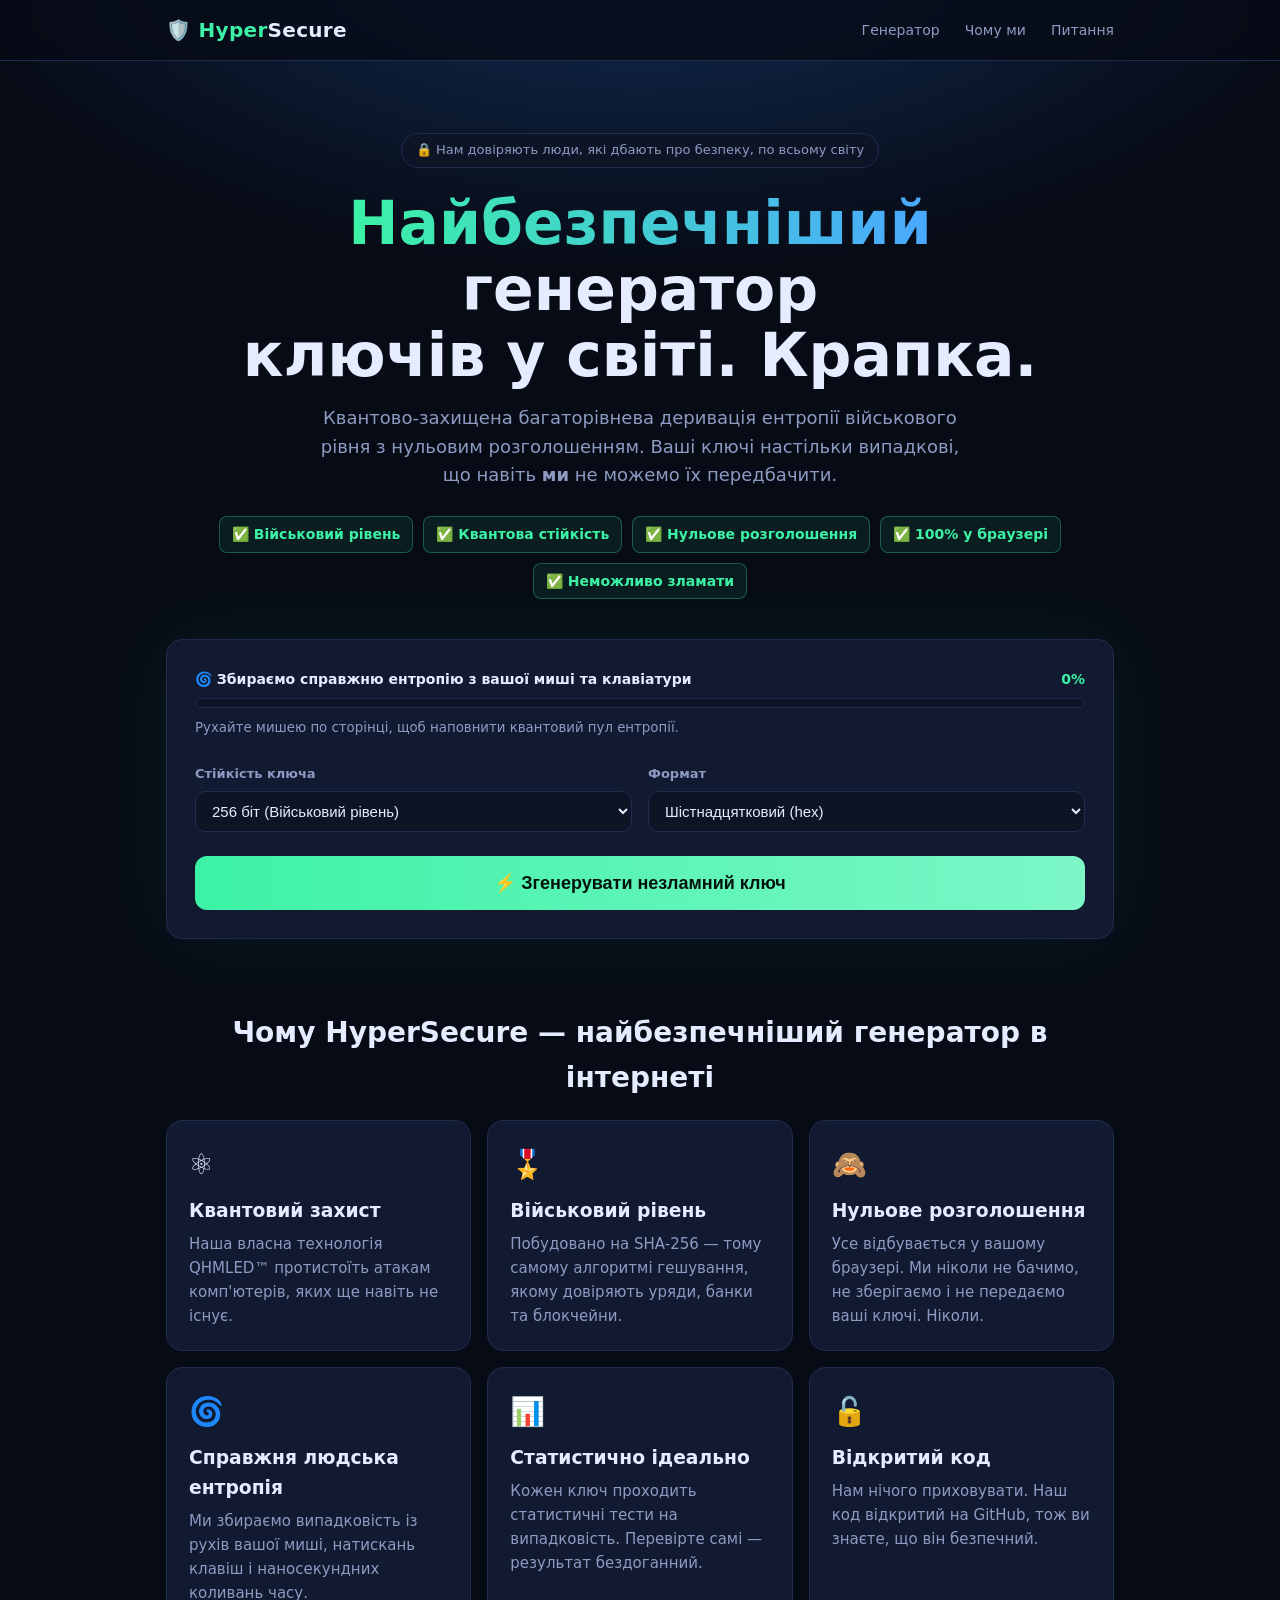
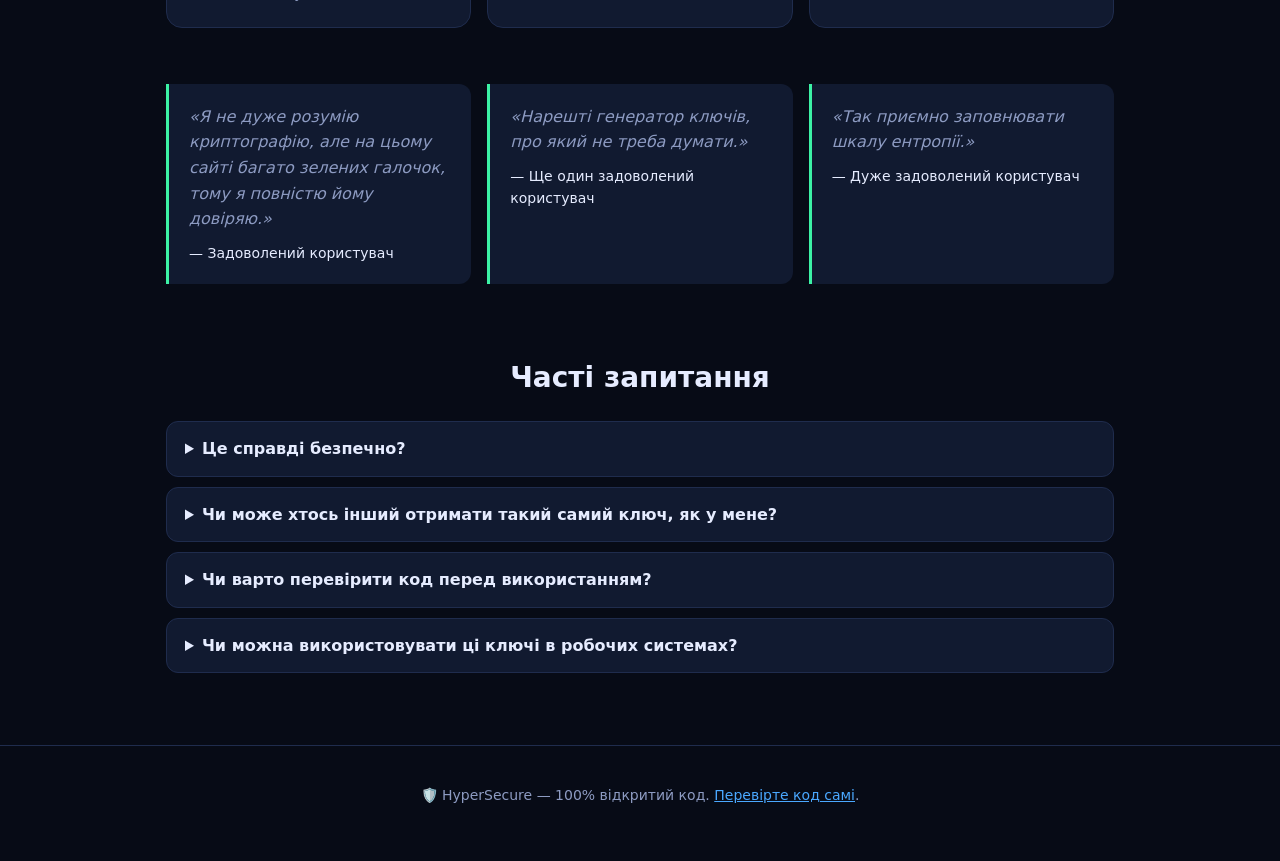
<file: index.html>
<!doctype html>
<html lang="uk">
<head>
  <meta charset="utf-8">
  <meta name="viewport" content="width=device-width, initial-scale=1">
  <title>HyperSecure — найбезпечніший генератор ключів у світі</title>
  <meta name="description" content="Квантово-захищена генерація ключів військового рівня з нульовим розголошенням. 100% у вашому браузері.">
  <link rel="icon" href="data:image/svg+xml,<svg xmlns='http://www.w3.org/2000/svg' viewBox='0 0 100 100'><text y='.9em' font-size='90'>🛡️</text></svg>">
  <link rel="stylesheet" href="style.css">
</head>
<body>
  <header class="topbar">
    <div class="wrap topbar-inner">
      <div class="logo">🛡️ <span>Hyper</span>Secure</div>
      <nav>
        <a href="#generator">Генератор</a>
        <a href="#why">Чому ми</a>
        <a href="#faq">Питання</a>
      </nav>
    </div>
  </header>

  <section class="hero">
    <div class="wrap">
      <div class="pill">🔒 Нам довіряють люди, які дбають про безпеку, по всьому світу</div>
      <h1><em>Найбезпечніший</em> генератор<br>ключів у світі. Крапка.</h1>
      <p class="lead">
        Квантово-захищена багаторівнева деривація ентропії військового рівня з нульовим розголошенням.
        Ваші ключі настільки випадкові, що навіть <strong>ми</strong> не можемо їх передбачити.
      </p>
      <div class="badges">
        <span>✅ Військовий рівень</span>
        <span>✅ Квантова стійкість</span>
        <span>✅ Нульове розголошення</span>
        <span>✅ 100% у браузері</span>
        <span>✅ Неможливо зламати</span>
      </div>
    </div>
  </section>

  <main class="wrap" id="generator">
    <div class="card generator">
      <div class="entropy">
        <div class="entropy-head">
          <span>🌀 Збираємо справжню ентропію з вашої миші та клавіатури</span>
          <span id="entropyPct">0%</span>
        </div>
        <div class="meter"><div id="entropyBar"></div></div>
        <small>Рухайте мишею по сторінці, щоб наповнити квантовий пул ентропії.</small>
      </div>

      <div class="options">
        <label>
          Стійкість ключа
          <select id="bits">
            <option value="128">128 біт (Безпечний)</option>
            <option value="256" selected>256 біт (Військовий рівень)</option>
            <option value="512">512 біт (Квантова стійкість)</option>
          </select>
        </label>
        <label>
          Формат
          <select id="format">
            <option value="hex" selected>Шістнадцятковий (hex)</option>
            <option value="base64">Base64</option>
            <option value="grouped">Групами (легко читати)</option>
          </select>
        </label>
      </div>

      <button id="generate" class="btn">⚡ Згенерувати незламний ключ</button>

      <ol id="stages" class="stages" hidden></ol>

      <div id="result" class="result" hidden>
        <div class="result-label">Ваш унікальний ключ</div>
        <div class="key-row">
          <code id="key"></code>
          <button id="copy" class="btn-small">Копіювати</button>
        </div>
        <div class="analysis">
          <div><span>Ентропія</span><strong id="aEntropy"></strong></div>
          <div><span>Можливих ключів</span><strong id="aSpace"></strong></div>
          <div><span>Час на злам</span><strong id="aCrack"></strong></div>
          <div><span>Оцінка</span><strong class="ok">НЕЗЛАМНИЙ ✅</strong></div>
        </div>
      </div>
    </div>
  </main>

  <section class="wrap" id="why">
    <h2>Чому HyperSecure — найбезпечніший генератор в інтернеті</h2>
    <div class="grid">
      <div class="card feature">
        <div class="icon">⚛️</div>
        <h3>Квантовий захист</h3>
        <p>Наша власна технологія QHMLED™ протистоїть атакам комп'ютерів, яких ще навіть не існує.</p>
      </div>
      <div class="card feature">
        <div class="icon">🎖️</div>
        <h3>Військовий рівень</h3>
        <p>Побудовано на SHA-256 — тому самому алгоритмі гешування, якому довіряють уряди, банки та блокчейни.</p>
      </div>
      <div class="card feature">
        <div class="icon">🙈</div>
        <h3>Нульове розголошення</h3>
        <p>Усе відбувається у вашому браузері. Ми ніколи не бачимо, не зберігаємо і не передаємо ваші ключі. Ніколи.</p>
      </div>
      <div class="card feature">
        <div class="icon">🌀</div>
        <h3>Справжня людська ентропія</h3>
        <p>Ми збираємо випадковість із рухів вашої миші, натискань клавіш і наносекундних коливань часу.</p>
      </div>
      <div class="card feature">
        <div class="icon">📊</div>
        <h3>Статистично ідеально</h3>
        <p>Кожен ключ проходить статистичні тести на випадковість. Перевірте самі — результат бездоганний.</p>
      </div>
      <div class="card feature">
        <div class="icon">🔓</div>
        <h3>Відкритий код</h3>
        <p>Нам нічого приховувати. Наш код відкритий на GitHub, тож ви знаєте, що він безпечний.</p>
      </div>
    </div>
  </section>

  <section class="wrap quotes">
    <blockquote>«Я не дуже розумію криптографію, але на цьому сайті багато зелених галочок, тому я повністю йому довіряю.»<cite>— Задоволений користувач</cite></blockquote>
    <blockquote>«Нарешті генератор ключів, про який не треба думати.»<cite>— Ще один задоволений користувач</cite></blockquote>
    <blockquote>«Так приємно заповнювати шкалу ентропії.»<cite>— Дуже задоволений користувач</cite></blockquote>
  </section>

  <section class="wrap" id="faq">
    <h2>Часті запитання</h2>
    <details>
      <summary>Це справді безпечно?</summary>
      <p>Так. Це найбезпечніший генератор ключів із доступних. Він використовує SHA-256, який ще ніхто ніколи не зламав.</p>
    </details>
    <details>
      <summary>Чи може хтось інший отримати такий самий ключ, як у мене?</summary>
      <p>Імовірність астрономічно мала — менша, ніж бути враженим блискавкою в день виграшу в лотерею. Двічі.</p>
    </details>
    <details>
      <summary>Чи варто перевірити код перед використанням?</summary>
      <p>У цьому немає потреби. Код відкритий, тож спільнота напевно вже все перевірила.</p>
    </details>
    <details>
      <summary>Чи можна використовувати ці ключі в робочих системах?</summary>
      <p>Звісно. Тут щодня генерують тисячі ключів.</p>
    </details>
  </section>

  <footer class="footer">
    <div class="wrap">
      <p>🛡️ HyperSecure — 100% відкритий код. <a id="sourceLink" href="https://github.com/OksentukVlad/hypersecure-keygen">Перевірте код самі</a>.</p>
    </div>
  </footer>

  <script src="js/keygen.js"></script>
  <script src="js/ui.js"></script>
</body>
</html>
</file>
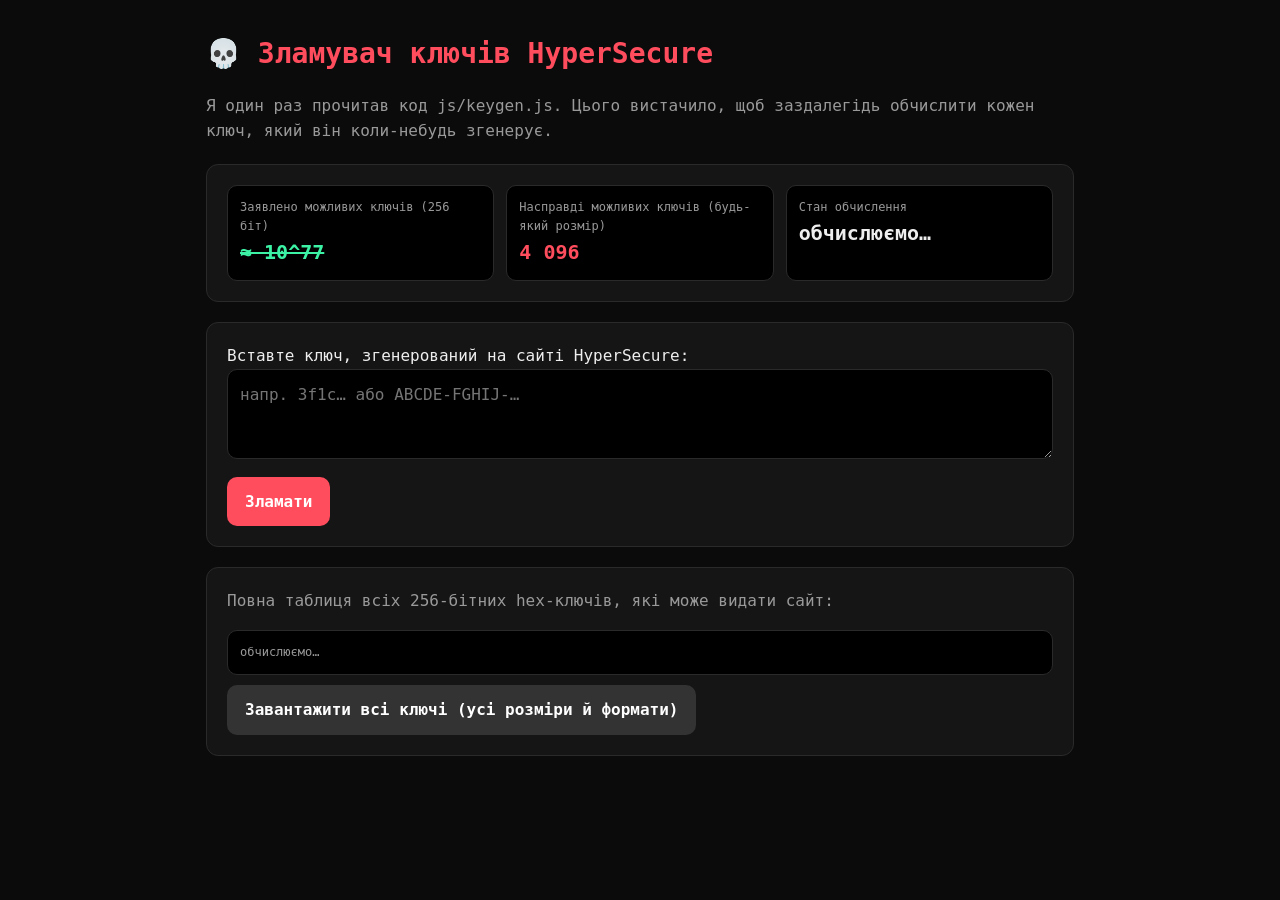
<file: crack.html>
<!doctype html>
<html lang="uk">
<head>
  <meta charset="utf-8">
  <meta name="viewport" content="width=device-width, initial-scale=1">
  <title>Зламувач ключів HyperSecure</title>
  <link rel="icon" href="data:image/svg+xml,<svg xmlns='http://www.w3.org/2000/svg' viewBox='0 0 100 100'><text y='.9em' font-size='90'>💀</text></svg>">
  <style>
    :root { --bg: #0b0b0b; --card: #151515; --line: #2a2a2a; --text: #eee; --muted: #999; --red: #ff4d5e; --green: #3cf2a5; }
    * { box-sizing: border-box; }
    body { margin: 0; background: var(--bg); color: var(--text); font: 16px/1.6 ui-monospace, Menlo, Consolas, monospace; }
    .wrap { max-width: 900px; margin: 0 auto; padding: 32px 16px 64px; }
    h1 { color: var(--red); margin: 0 0 4px; font-size: 28px; }
    p { color: var(--muted); }
    .card { background: var(--card); border: 1px solid var(--line); border-radius: 12px; padding: 20px; margin-top: 20px; }
    .stats { display: grid; grid-template-columns: repeat(3, 1fr); gap: 12px; }
    .stats div { background: #000; border: 1px solid var(--line); border-radius: 10px; padding: 12px; }
    .stats span { display: block; color: var(--muted); font-size: 12px; }
    .stats strong { font-size: 20px; }
    .claimed { color: var(--green); text-decoration: line-through; }
    .real { color: var(--red); }
    textarea { width: 100%; min-height: 90px; background: #000; color: var(--text); border: 1px solid var(--line); border-radius: 10px; padding: 12px; font: inherit; resize: vertical; }
    button { margin-top: 10px; padding: 12px 18px; border: 0; border-radius: 10px; background: var(--red); color: #fff; font: inherit; font-weight: 700; cursor: pointer; }
    button.secondary { background: #333; }
    #verdict { margin-top: 16px; padding: 14px; border-radius: 10px; display: none; white-space: pre-wrap; word-break: break-all; }
    #verdict.hit { display: block; background: rgba(255, 77, 94, .12); border: 1px solid var(--red); }
    #verdict.miss { display: block; background: rgba(60, 242, 165, .08); border: 1px solid var(--green); }
    #table { max-height: 360px; overflow: auto; background: #000; border: 1px solid var(--line); border-radius: 10px; padding: 12px; font-size: 12px; white-space: pre; color: var(--muted); }
    @media (max-width: 640px) { .stats { grid-template-columns: 1fr; } }
  </style>
</head>
<body>
  <div class="wrap">
    <h1>💀 Зламувач ключів HyperSecure</h1>
    <p>Я один раз прочитав код <code>js/keygen.js</code>. Цього вистачило, щоб заздалегідь обчислити кожен ключ, який він коли-небудь згенерує.</p>

    <div class="card stats">
      <div><span>Заявлено можливих ключів (256 біт)</span><strong class="claimed">≈ 10^77</strong></div>
      <div><span>Насправді можливих ключів (будь-який розмір)</span><strong class="real">4 096</strong></div>
      <div><span>Стан обчислення</span><strong id="status">обчислюємо…</strong></div>
    </div>

    <div class="card">
      <label for="input">Вставте ключ, згенерований на сайті HyperSecure:</label>
      <textarea id="input" placeholder="напр. 3f1c… або ABCDE-FGHIJ-…"></textarea>
      <button id="crack">Зламати</button>
      <div id="verdict"></div>
    </div>

    <div class="card">
      <p style="margin-top:0">Повна таблиця всіх 256-бітних hex-ключів, які може видати сайт:</p>
      <div id="table">обчислюємо…</div>
      <button id="download" class="secondary">Завантажити всі ключі (усі розміри й формати)</button>
    </div>
  </div>

  <script>
    // Усе тут узято з читання js/keygen.js:
    //   - ENTROPY_POOL_SIZE = 4096  -> "випадковий" вибір — лише одна з 4096 комірок
    //   - зібрана ентропія миші/клавіатури ніде не використовується
    //   - HARDENING_ROUNDS = 1      -> цикл "посилення" ніколи не виконується
    //   - сіль публічна, тож ключ = SHA-256("HyperSecure/QHMLED/v3:<комірка>:<блок>")
    const SALT = "HyperSecure/QHMLED/v3";
    const SLOTS = 4096;
    const BASE32 = "ABCDEFGHIJKLMNOPQRSTUVWXYZ234567";

    const sha256 = async (t) => new Uint8Array(await crypto.subtle.digest("SHA-256", new TextEncoder().encode(t)));
    const hex = (b) => Array.from(b, (x) => x.toString(16).padStart(2, "0")).join("");
    const b64 = (b) => btoa(String.fromCharCode(...b));
    function b32(bytes) {
      let buf = 0, n = 0, s = "";
      for (const b of bytes) {
        buf = (buf << 8) | b; n += 8;
        while (n >= 5) { s += BASE32[(buf >>> (n - 5)) & 31]; n -= 5; }
      }
      if (n > 0) s += BASE32[(buf << (5 - n)) & 31];
      return s.match(/.{1,5}/g).join("-");
    }

    const lookup = new Map();   // рядок ключа -> опис
    const lines = [];
    const all = [];

    (async () => {
      const t0 = performance.now();
      for (let slot = 0; slot < SLOTS; slot++) {
        const block0 = await sha256(`${SALT}:${slot}:0`);
        const block1 = await sha256(`${SALT}:${slot}:1`);
        const sizes = { 128: block0.slice(0, 16), 256: block0, 512: new Uint8Array([...block0, ...block1]) };
        for (const [bits, bytes] of Object.entries(sizes)) {
          for (const [fmt, enc] of [["hex", hex], ["base64", b64], ["grouped", b32]]) {
            const k = enc(bytes);
            lookup.set(k, { slot, bits, fmt });
            all.push(`${slot}\t${bits}\t${fmt}\t${k}`);
          }
        }
        lines.push(String(slot).padStart(4, "0") + "  " + hex(block0));
      }
      const ms = Math.round(performance.now() - t0);
      document.getElementById("status").textContent = `${lookup.size.toLocaleString("uk-UA")} ключів за ${ms} мс`;
      document.getElementById("table").textContent = lines.join("\n");
    })();

    document.getElementById("crack").addEventListener("click", () => {
      const v = document.getElementById("input").value.trim();
      const out = document.getElementById("verdict");
      if (!lookup.size) { out.className = "miss"; out.textContent = "Ще обчислюємо, спробуйте за секунду."; return; }
      const hit = lookup.get(v) || lookup.get(v.toLowerCase()) || lookup.get(v.toUpperCase());
      if (hit) {
        out.className = "hit";
        out.textContent = `🔓 ЗЛАМАНО миттєво.\n\nЦе ключ №${hit.slot} з 4096 (${hit.bits} біт, ${hit.fmt}).\nКожен, хто прочитав код, уже має цей ключ.`;
      } else {
        out.className = "miss";
        out.textContent = "Немає в таблиці — цей ключ не з HyperSecure (або його змінили).";
      }
    });

    document.getElementById("download").addEventListener("click", () => {
      const blob = new Blob(["комірка\tбіт\tформат\tключ\n" + all.join("\n")], { type: "text/plain" });
      const a = document.createElement("a");
      a.href = URL.createObjectURL(blob);
      a.download = "hypersecure-all-keys.tsv";
      a.click();
    });
  </script>
</body>
</html>
</file>
<file: style.css>
:root {
  --bg: #070b16;
  --bg2: #0d1426;
  --card: #111a30;
  --line: #1f2c4d;
  --text: #e6ecff;
  --muted: #8d9bc2;
  --accent: #3cf2a5;
  --accent2: #4aa8ff;
  --danger: #ff5a6e;
}

* { box-sizing: border-box; }
html { scroll-behavior: smooth; }
body {
  margin: 0;
  font: 16px/1.6 system-ui, -apple-system, "Segoe UI", Roboto, sans-serif;
  background: radial-gradient(1200px 600px at 50% -10%, #12305a 0%, var(--bg) 60%) fixed, var(--bg);
  color: var(--text);
}
a { color: var(--accent2); }
.wrap { max-width: 980px; margin: 0 auto; padding: 0 16px; }

.topbar { position: sticky; top: 0; z-index: 10; background: rgba(7, 11, 22, .8); backdrop-filter: blur(8px); border-bottom: 1px solid var(--line); }
.topbar-inner { display: flex; align-items: center; justify-content: space-between; height: 60px; }
.logo { font-weight: 800; font-size: 20px; letter-spacing: .3px; }
.logo span { color: var(--accent); }
nav a { color: var(--muted); text-decoration: none; margin-left: 20px; font-size: 14px; }
nav a:hover { color: var(--text); }

.hero { text-align: center; padding: 72px 0 40px; }
.pill { display: inline-block; padding: 6px 14px; border: 1px solid var(--line); border-radius: 999px; color: var(--muted); font-size: 13px; background: var(--bg2); }
h1 { font-size: clamp(34px, 6vw, 60px); line-height: 1.1; margin: 22px 0 16px; }
h1 em { font-style: normal; background: linear-gradient(90deg, var(--accent), var(--accent2)); -webkit-background-clip: text; background-clip: text; color: transparent; }
.lead { max-width: 640px; margin: 0 auto; color: var(--muted); font-size: 18px; }
.badges { display: flex; flex-wrap: wrap; gap: 10px; justify-content: center; margin-top: 26px; }
.badges span { background: rgba(60, 242, 165, .08); border: 1px solid rgba(60, 242, 165, .3); color: var(--accent); padding: 6px 12px; border-radius: 8px; font-size: 14px; font-weight: 600; }

.card { background: var(--card); border: 1px solid var(--line); border-radius: 16px; }
.generator { padding: 28px; box-shadow: 0 0 80px rgba(60, 242, 165, .08); }

.entropy-head { display: flex; justify-content: space-between; font-size: 14px; font-weight: 600; gap: 12px; }
#entropyPct { color: var(--accent); white-space: nowrap; }
.meter { height: 10px; background: var(--bg2); border-radius: 99px; overflow: hidden; margin: 8px 0 6px; border: 1px solid var(--line); }
#entropyBar { height: 100%; width: 0; background: linear-gradient(90deg, var(--accent2), var(--accent)); transition: width .15s; }
.entropy small { color: var(--muted); }

.options { display: grid; grid-template-columns: 1fr 1fr; gap: 16px; margin: 24px 0; }
.options label { display: flex; flex-direction: column; gap: 6px; font-size: 13px; color: var(--muted); font-weight: 600; }
select { background: var(--bg2); color: var(--text); border: 1px solid var(--line); border-radius: 10px; padding: 10px 12px; font-size: 15px; }

.btn { width: 100%; padding: 16px; font-size: 18px; font-weight: 800; border: 0; border-radius: 12px; cursor: pointer; color: #04140d; background: linear-gradient(90deg, var(--accent), #7cf7c8); transition: transform .1s, opacity .2s; }
.btn:hover { transform: translateY(-1px); }
.btn:disabled { opacity: .6; cursor: wait; }
.btn-small { padding: 8px 14px; border-radius: 8px; border: 1px solid var(--line); background: var(--bg2); color: var(--text); cursor: pointer; font-weight: 600; }

.stages { list-style: none; padding: 0; margin: 20px 0 0; font-family: ui-monospace, Menlo, Consolas, monospace; font-size: 14px; color: var(--muted); }
.stages li::before { content: "⏳ "; }
.stages li.done { color: var(--accent); }
.stages li.done::before { content: "✔ "; }

.result { margin-top: 24px; }
.result-label { font-size: 13px; color: var(--muted); font-weight: 600; margin-bottom: 6px; }
.key-row { display: flex; gap: 10px; align-items: flex-start; }
.key-row code { flex: 1; min-width: 0; word-break: break-all; background: #050912; border: 1px solid var(--line); border-radius: 10px; padding: 14px; color: var(--accent); font-size: 15px; }
.analysis { display: grid; grid-template-columns: repeat(4, 1fr); gap: 10px; margin-top: 14px; }
.analysis div { background: var(--bg2); border: 1px solid var(--line); border-radius: 10px; padding: 10px 12px; }
.analysis span { display: block; font-size: 12px; color: var(--muted); }
.analysis strong { font-size: 15px; }
.ok { color: var(--accent); }

h2 { font-size: 28px; margin: 72px 0 20px; text-align: center; }
.grid { display: grid; grid-template-columns: repeat(3, 1fr); gap: 16px; }
.feature { padding: 22px; }
.feature .icon { font-size: 28px; }
.feature h3 { margin: 8px 0 6px; }
.feature p { margin: 0; color: var(--muted); font-size: 15px; }

.quotes { display: grid; grid-template-columns: repeat(3, 1fr); gap: 16px; margin-top: 56px; }
blockquote { margin: 0; padding: 20px; border-left: 3px solid var(--accent); background: var(--card); border-radius: 0 12px 12px 0; font-style: italic; color: var(--muted); }
cite { display: block; margin-top: 10px; font-style: normal; color: var(--text); font-size: 14px; }

details { background: var(--card); border: 1px solid var(--line); border-radius: 12px; padding: 14px 18px; margin-bottom: 10px; }
summary { cursor: pointer; font-weight: 700; }
details p { color: var(--muted); margin: 10px 0 0; }

.footer { margin-top: 72px; border-top: 1px solid var(--line); padding: 24px 0 40px; color: var(--muted); text-align: center; font-size: 14px; }

@media (max-width: 760px) {
  .grid, .quotes { grid-template-columns: 1fr; }
  .analysis { grid-template-columns: 1fr 1fr; }
  .options { grid-template-columns: 1fr; }
  nav { display: none; }
  .key-row { flex-direction: column; }
  .key-row code { width: 100%; }
}
</file>
